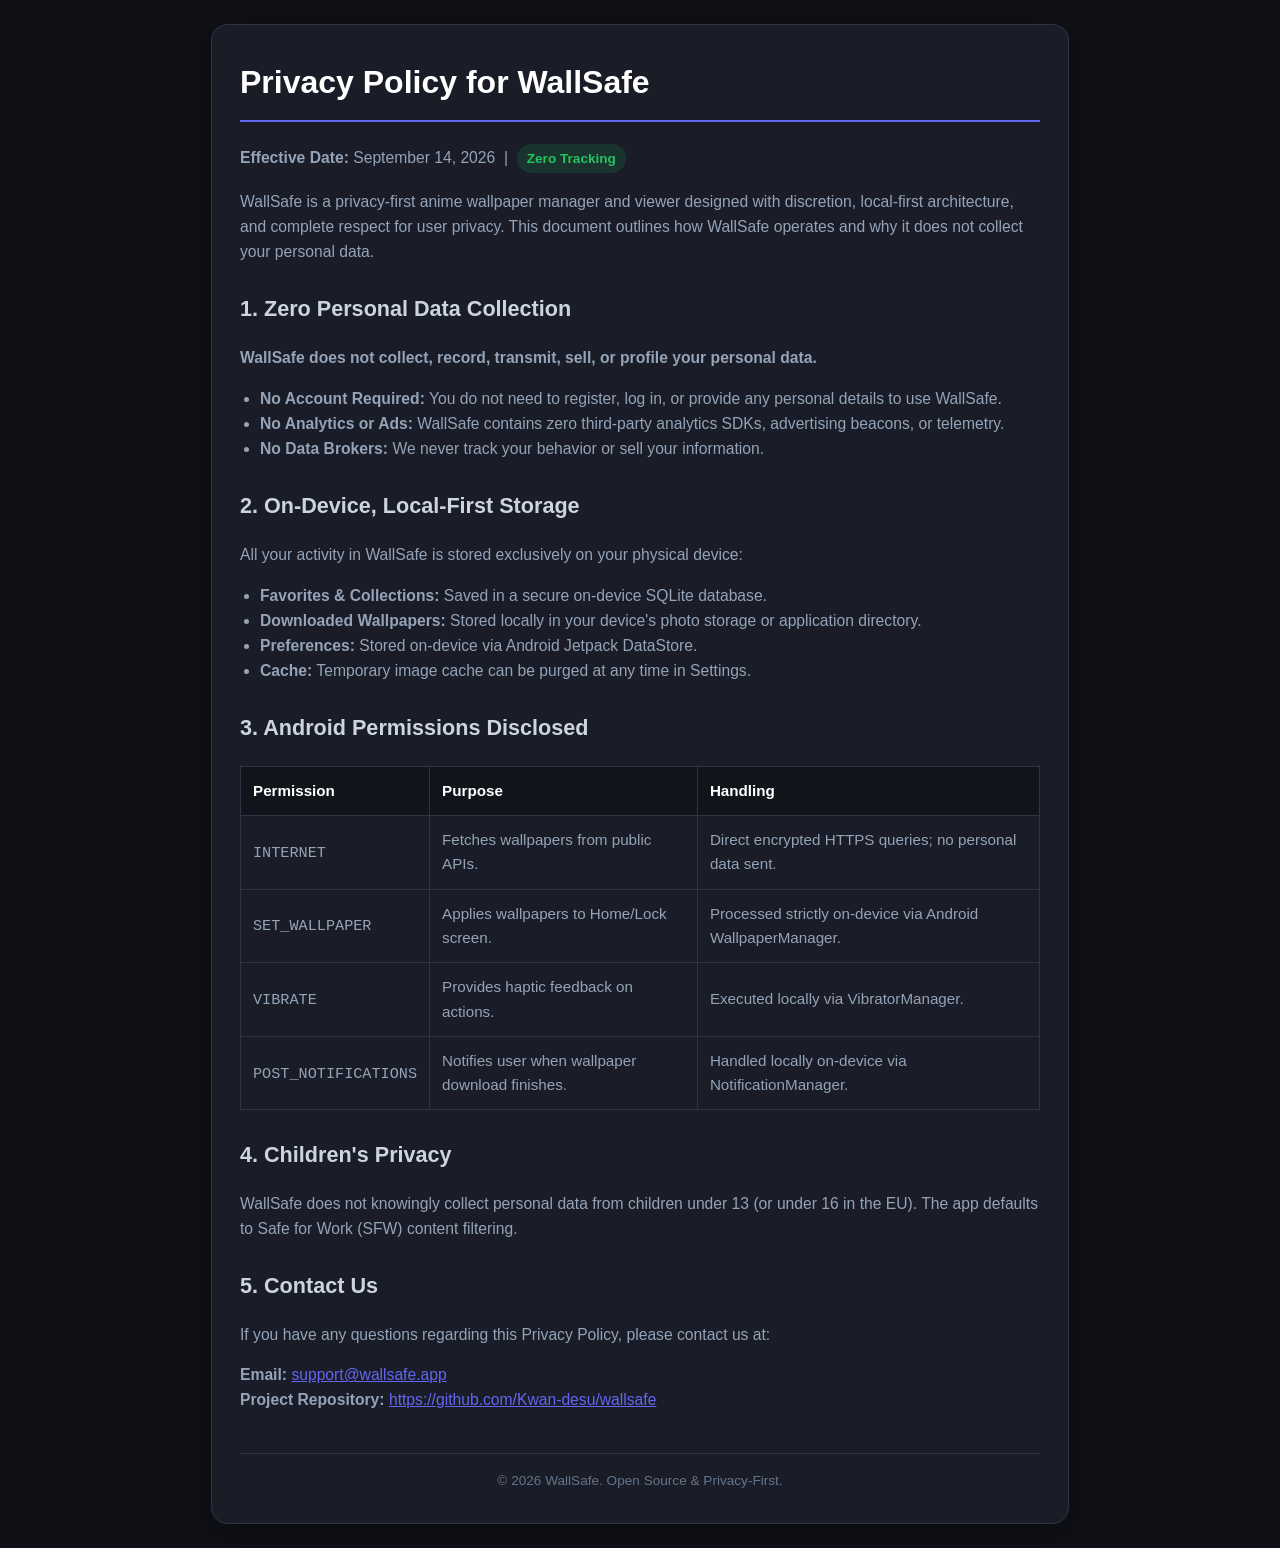
<file: wallsafe-android/docs/privacy_policy.html>
<!DOCTYPE html>
<html lang="en">
<head>
    <meta charset="UTF-8">
    <meta name="viewport" content="width=device-width, initial-scale=1.0">
    <title>WallSafe - Privacy Policy</title>
    <style>
        :root {
            --bg-color: #0F1117;
            --surface-color: #1A1D27;
            --text-primary: #F1F5F9;
            --text-secondary: #94A3B8;
            --accent-color: #6366F1;
            --border-color: #2E3446;
        }
        body {
            font-family: -apple-system, BlinkMacSystemFont, "Segoe UI", Roboto, Helvetica, Arial, sans-serif;
            background-color: var(--bg-color);
            color: var(--text-primary);
            line-height: 1.6;
            margin: 0;
            padding: 24px 16px;
        }
        .container {
            max-width: 800px;
            margin: 0 auto;
            background: var(--surface-color);
            padding: 32px 28px;
            border-radius: 16px;
            border: 1px solid var(--border-color);
            box-shadow: 0 8px 32px rgba(0, 0, 0, 0.4);
        }
        h1, h2, h3 {
            color: #FFFFFF;
        }
        h1 {
            font-size: 2rem;
            margin-top: 0;
            border-bottom: 2px solid var(--accent-color);
            padding-bottom: 12px;
        }
        h2 {
            font-size: 1.35rem;
            margin-top: 28px;
            color: #CBD5E1;
        }
        p, li {
            color: var(--text-secondary);
            font-size: 0.98rem;
        }
        ul {
            padding-left: 20px;
        }
        table {
            width: 100%;
            border-collapse: collapse;
            margin: 20px 0;
            font-size: 0.95rem;
        }
        th, td {
            border: 1px solid var(--border-color);
            padding: 12px;
            text-align: left;
        }
        th {
            background-color: #12141C;
            color: #FFFFFF;
        }
        td {
            color: var(--text-secondary);
        }
        .badge {
            display: inline-block;
            background: #22C55E22;
            color: #22C55E;
            padding: 4px 10px;
            border-radius: 999px;
            font-size: 0.85rem;
            font-weight: 600;
        }
        .footer {
            margin-top: 40px;
            padding-top: 16px;
            border-top: 1px solid var(--border-color);
            font-size: 0.85rem;
            color: #64748B;
            text-align: center;
        }
    </style>
</head>
<body>
<div class="container">
    <h1>Privacy Policy for WallSafe</h1>
    <p><strong>Effective Date:</strong> September 14, 2026 &nbsp;|&nbsp; <span class="badge">Zero Tracking</span></p>

    <p>WallSafe is a privacy-first anime wallpaper manager and viewer designed with discretion, local-first architecture, and complete respect for user privacy. This document outlines how WallSafe operates and why it does not collect your personal data.</p>

    <h2>1. Zero Personal Data Collection</h2>
    <p><strong>WallSafe does not collect, record, transmit, sell, or profile your personal data.</strong></p>
    <ul>
        <li><strong>No Account Required:</strong> You do not need to register, log in, or provide any personal details to use WallSafe.</li>
        <li><strong>No Analytics or Ads:</strong> WallSafe contains zero third-party analytics SDKs, advertising beacons, or telemetry.</li>
        <li><strong>No Data Brokers:</strong> We never track your behavior or sell your information.</li>
    </ul>

    <h2>2. On-Device, Local-First Storage</h2>
    <p>All your activity in WallSafe is stored exclusively on your physical device:</p>
    <ul>
        <li><strong>Favorites & Collections:</strong> Saved in a secure on-device SQLite database.</li>
        <li><strong>Downloaded Wallpapers:</strong> Stored locally in your device's photo storage or application directory.</li>
        <li><strong>Preferences:</strong> Stored on-device via Android Jetpack DataStore.</li>
        <li><strong>Cache:</strong> Temporary image cache can be purged at any time in Settings.</li>
    </ul>

    <h2>3. Android Permissions Disclosed</h2>
    <table>
        <thead>
            <tr>
                <th>Permission</th>
                <th>Purpose</th>
                <th>Handling</th>
            </tr>
        </thead>
        <tbody>
            <tr>
                <td><code>INTERNET</code></td>
                <td>Fetches wallpapers from public APIs.</td>
                <td>Direct encrypted HTTPS queries; no personal data sent.</td>
            </tr>
            <tr>
                <td><code>SET_WALLPAPER</code></td>
                <td>Applies wallpapers to Home/Lock screen.</td>
                <td>Processed strictly on-device via Android WallpaperManager.</td>
            </tr>
            <tr>
                <td><code>VIBRATE</code></td>
                <td>Provides haptic feedback on actions.</td>
                <td>Executed locally via VibratorManager.</td>
            </tr>
            <tr>
                <td><code>POST_NOTIFICATIONS</code></td>
                <td>Notifies user when wallpaper download finishes.</td>
                <td>Handled locally on-device via NotificationManager.</td>
            </tr>
        </tbody>
    </table>

    <h2>4. Children's Privacy</h2>
    <p>WallSafe does not knowingly collect personal data from children under 13 (or under 16 in the EU). The app defaults to Safe for Work (SFW) content filtering.</p>

    <h2>5. Contact Us</h2>
    <p>If you have any questions regarding this Privacy Policy, please contact us at:</p>
    <p><strong>Email:</strong> <a href="mailto:support@wallsafe.app" style="color: var(--accent-color);">support@wallsafe.app</a><br>
    <strong>Project Repository:</strong> <a href="https://github.com/Kwan-desu/wallsafe" style="color: var(--accent-color);">https://github.com/Kwan-desu/wallsafe</a></p>

    <div class="footer">
        &copy; 2026 WallSafe. Open Source &amp; Privacy-First.
    </div>
</div>
</body>
</html>
</file>
